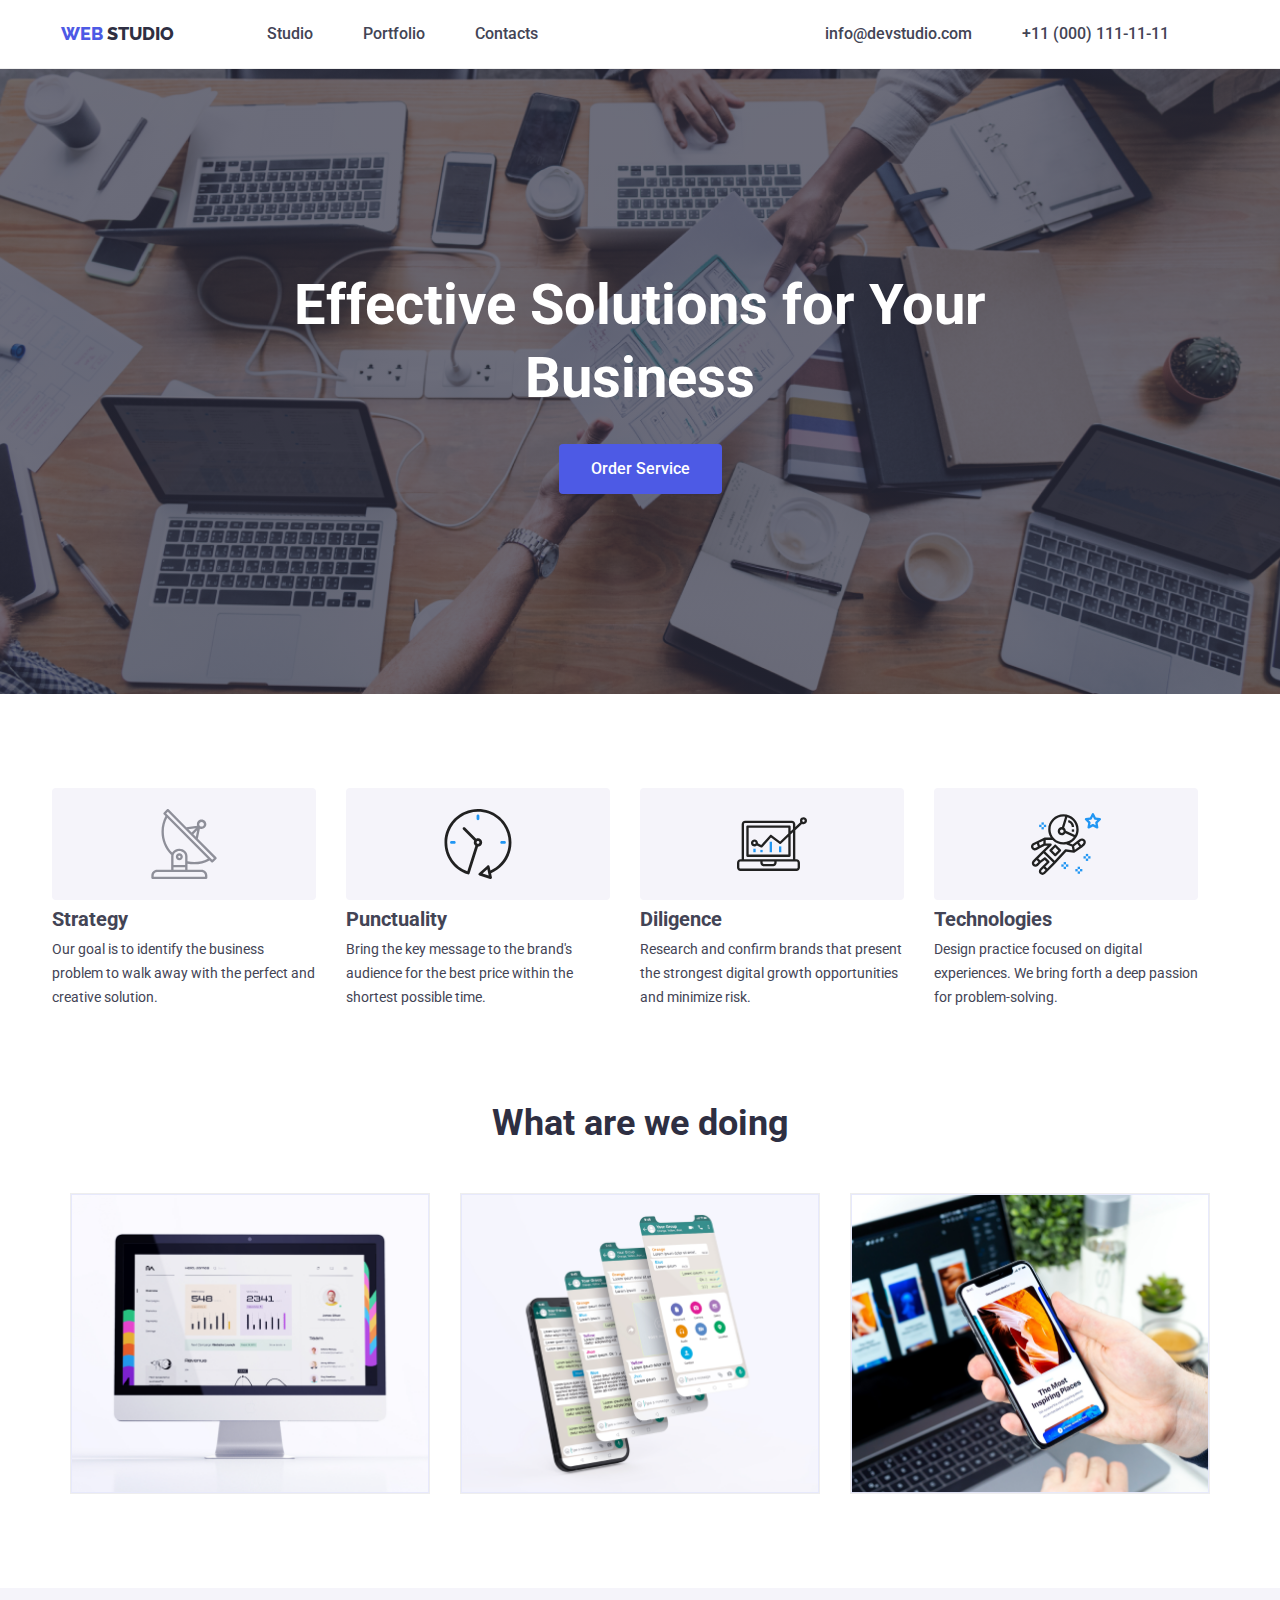
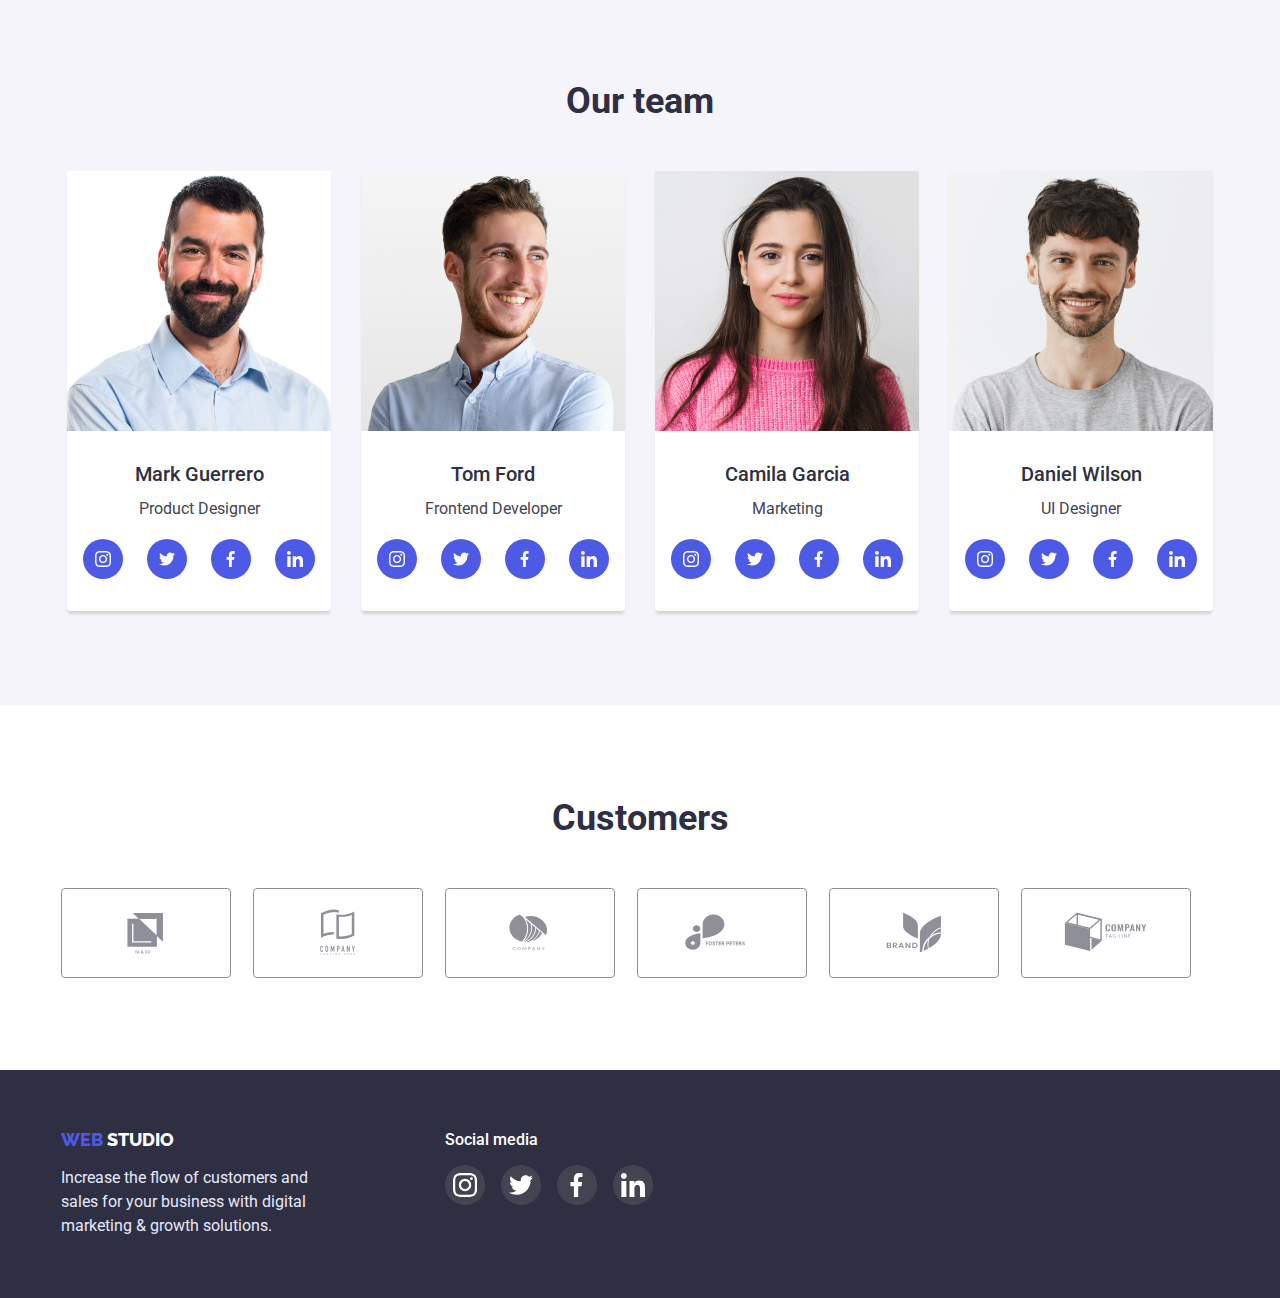
<file: index.html>
<!DOCTYPE html>
<html lang="uk">
  <head>
    <meta charset="UTF-8" />
    <meta http-equiv="X-UA-Compatible" content="IE=edge" />
    <meta name="viewport" content="width=, initial-scale=1.0" />
    <title>Document</title>
    <link rel="preconnect" href="https://fonts.googleapis.com" />
    <link rel="preconnect" href="https://fonts.gstatic.com" crossorigin />

    <link
      href="https://fonts.googleapis.com/css2?family=Raleway:wght@700&family=Roboto:wght@400;500;700;900&display=swap"
      rel="stylesheet"
    />
    <link
      rel="stylesheet"
      href="https://cdnjs.cloudflare.com/ajax/libs/modern-normalize/1.1.0/modern-normalize.min.css"
      integrity="sha512-wpPYUAdjBVSE4KJnH1VR1HeZfpl1ub8YT/NKx4PuQ5NmX2tKuGu6U/JRp5y+Y8XG2tV+wKQpNHVUX03MfMFn9Q=="
      crossorigin="anonymous"
      referrerpolicy="no-referrer"
    />
    <link rel="stylesheet" href="css/styles.css" />
  </head>

  <body class="page">
    <!-- Header -->
    <header class="header">
      <div class="container">
        <nav class="nav">
          <div class="nav-left">
            <a href="index.html" class="logo header-logo">
              <span class="logo-1">WEB</span>
              <span class="logo-2">STUDIO</span>
            </a>
            <ul class="links">
              <li><a href="index.html" class="link">Studio</a></li>
              <li><a href="portfolio.html" class="link">Portfolio</a></li>
              <li><a href="#" class="link">Contacts</a></li>
            </ul>
          </div>
          <div class="nav-right">
            <ul class="links">
              <li class="header-link">
                <a href="mailto:info@devstudio.com" class="link"
                  >info@devstudio.com</a
                >
              </li>
              <li class="header-link">
                <a href="tel:+11 (000) 111-11-11" class="link"
                  >+11 (000) 111-11-11</a
                >
              </li>
            </ul>
          </div>
        </nav>
      </div>
    </header>
    <!-- Content -->
    <main>
      <section class="section business-block">
        <div class="container">
          <div class="business-content">
            <h1 class="hero-title">Effective Solutions for Your Business</h1>
            <button class="button">Order Service</button>
          </div>
        </div>
      </section>
      <section class="section section-priority">
        <div class="container">
          <h2 hidden>Переваги роботи з нами</h2>
          <ul class="list list-priority">
            <li class="priority-item">
              <div class="card">
                <svg class="card-icon">
                  <use href="./images/icons.svg#icon-antenna"></use>
                </svg>
              </div>
              <h3 class="list-title">Strategy</h3>
              <p class="text">
                Our goal is to identify the business problem to walk away with
                the perfect and creative solution.
              </p>
            </li>
            <li class="priority-item">
              <div class="card">
                <svg class="card-icon">
                  <use href="./images/icons.svg#icon-clock"></use>
                </svg>
              </div>
              <h3 class="list-title">Punctuality</h3>
              <p class="text">
                Bring the key message to the brand's audience for the best price
                within the shortest possible time.
              </p>
            </li>
            <li class="priority-item">
              <div class="card">
                <svg class="card-icon">
                  <use href="./images/icons.svg#icon-diagram"></use>
                </svg>
              </div>
              <h3 class="list-title">Diligence</h3>
              <p class="text">
                Research and confirm brands that present the strongest digital
                growth opportunities and minimize risk.
              </p>
            </li>
            <li class="priority-item">
              <div class="card">
                <svg class="card-icon">
                  <use href="./images/icons.svg#icon-astronaut"></use>
                </svg>
              </div>
              <h3 class="list-title">Technologies</h3>
              <p class="text">
                Design practice focused on digital experiences. We bring forth a
                deep passion for problem-solving.
              </p>
            </li>
          </ul>
        </div>
      </section>
      <section class="section">
        <div class="container">
          <h2 class="title">What are we doing</h2>

          <ul class="list list-images">
            <li class="list-image">
              <img
                src="images/computer1 (1).png"
                alt="розробник працює над кодом"
                width="370"
              />
            </li>
            <li class="list-image">
              <img
                src="images/phone2.png"
                alt="людина розробляє додатки для телефонів"
                width="370"
              />
            </li>
            <li class="list-image">
              <img
                src="images/laptop3.png"
                alt="дизайнер підбирає гамму кольорів"
                width="370"
              />
            </li>
          </ul>
        </div>
      </section>
      <section class="section team-block">
        <div class="container">
          <h2 class="title">Our team</h2>
          <ul class="list list-images">
            <li class="stuff-card">
              <img
                src="./images/mark-pic-img.png"
                alt="чоловік з бородою"
                width="270"
                height="260"
              />
              <div class="stuff-info">
                <h3 class="stuff-title">Mark Guerrero</h3>
                <p class="text stuff-info-prof">Product Designer</p>
                <ul class="contacts-block">
                  <li class="contacts-block-item">
                    <a href="https://instagram.com" class="contacts-block-link">
                      <svg class="contacts-block-icon">
                        <use href="./images/icons.svg#icon-instagram"></use>
                      </svg>
                    </a>
                  </li>
                  <li class="contacts-block-item">
                    <a href="https://twitter.com" class="contacts-block-link">
                      <svg class="contacts-block-icon">
                        <use href="./images/icons.svg#icon-twitter"></use>
                      </svg>
                    </a>
                  </li>
                  <li class="contacts-block-item">
                    <a href="https://facebook.com" class="contacts-block-link">
                      <svg class="contacts-block-icon">
                        <use href="./images/icons.svg#icon-facebook"></use>
                      </svg>
                    </a>
                  </li>
                  <li class="contacts-block-item">
                    <a href="https://linkedin.com" class="contacts-block-link">
                      <svg class="contacts-block-icon">
                        <use href="./images/icons.svg#icon-linkedin"></use>
                      </svg>
                    </a>
                  </li>
                </ul>
              </div>
            </li>
            <li class="stuff-card">
              <img
                src="./images/tom-pic-img.png"
                alt="хлопець посміхається"
                width="270"
                height="260"
              />
              <div class="stuff-info">
                <h3 class="stuff-title">Tom Ford</h3>
                <p class="text stuff-info-prof">Frontend Developer</p>
                <ul class="contacts-block">
                  <li class="contacts-block-item">
                    <a href="https://instagram.com" class="contacts-block-link">
                      <svg class="contacts-block-icon">
                        <use href="./images/icons.svg#icon-instagram"></use>
                      </svg>
                    </a>
                  </li>
                  <li class="contacts-block-item">
                    <a href="https://twitter.com" class="contacts-block-link">
                      <svg class="contacts-block-icon">
                        <use href="./images/icons.svg#icon-twitter"></use>
                      </svg>
                    </a>
                  </li>
                  <li class="contacts-block-item">
                    <a href="https://facebook.com" class="contacts-block-link">
                      <svg class="contacts-block-icon">
                        <use href="./images/icons.svg#icon-facebook"></use>
                      </svg>
                    </a>
                  </li>
                  <li class="contacts-block-item">
                    <a href="https://linkedin.com" class="contacts-block-link">
                      <svg class="contacts-block-icon">
                        <use href="./images/icons.svg#icon-linkedin"></use>
                      </svg>
                    </a>
                  </li>
                </ul>
              </div>
            </li>
            <li class="stuff-card">
              <img
                src="./images/camila-pic-img.png"
                alt="дівчина з темним волоссям"
                width="270"
                height="260"
              />
              <div class="stuff-info">
                <h3 class="stuff-title">Camila Garcia</h3>
                <p class="text stuff-info-prof">Marketing</p>
                <ul class="contacts-block">
                  <li class="contacts-block-item">
                    <a href="https://instagram.com" class="contacts-block-link">
                      <svg class="contacts-block-icon">
                        <use href="./images/icons.svg#icon-instagram"></use>
                      </svg>
                    </a>
                  </li>
                  <li class="contacts-block-item">
                    <a href="https://twitter.com" class="contacts-block-link">
                      <svg class="contacts-block-icon">
                        <use href="./images/icons.svg#icon-twitter"></use>
                      </svg>
                    </a>
                  </li>
                  <li class="contacts-block-item" class="contacts-block-link">
                    <a href="https://facebook.com" class="contacts-block-link">
                      <svg class="contacts-block-icon">
                        <use href="./images/icons.svg#icon-facebook"></use>
                      </svg>
                    </a>
                  </li>
                  <li class="contacts-block-item">
                    <a href="https://linkedin.com" class="contacts-block-link">
                      <svg class="contacts-block-icon">
                        <use href="./images/icons.svg#icon-linkedin"></use>
                      </svg>
                    </a>
                  </li>
                </ul>
              </div>
            </li>
            <li class="stuff-card">
              <img
                src="./images/daniel-pic-img.png"
                alt="чоловік в чорному одязі"
                width="270"
                height="260"
              />
              <div class="stuff-info">
                <h3 class="stuff-title">Daniel Wilson</h3>
                <p class="text stuff-info-prof">UI Designer</p>
                <ul class="contacts-block">
                  <li class="contacts-block-item">
                    <a href="https://instagram.com" class="contacts-block-link">
                      <svg class="contacts-block-icon">
                        <use href="./images/icons.svg#icon-instagram"></use>
                      </svg>
                    </a>
                  </li>
                  <li class="contacts-block-item">
                    <a href="https://twitter.com" class="contacts-block-link">
                      <svg class="contacts-block-icon">
                        <use href="./images/icons.svg#icon-twitter"></use>
                      </svg>
                    </a>
                  </li>
                  <li class="contacts-block-item">
                    <a href="https://facebook.com" class="contacts-block-link">
                      <svg class="contacts-block-icon">
                        <use href="./images/icons.svg#icon-facebook"></use>
                      </svg>
                    </a>
                  </li>
                  <li class="contacts-block-item">
                    <a href="https://linkedin.com" class="contacts-block-link">
                      <svg class="contacts-block-icon">
                        <use href="./images/icons.svg#icon-linkedin"></use>
                      </svg>
                    </a>
                  </li>
                </ul>
              </div>
            </li>
          </ul>
        </div>
      </section>
      <section class="section">
        <div class="container">
          <h2 class="title permanent-clients-title">Customers</h2>
          <ul class="card-block">
            <li class="permanent-clients-card">
              <a class="card card_small">
                <svg class="card-icon card-icon_small">
                  <use href="./images/icons.svg#icon-group"></use>
                </svg>
              </a>
            </li>
            <li class="permanent-clients-card">
              <a class="card card_small">
                <svg class="card-icon card-icon_small">
                  <use href="./images/icons.svg#icon-company"></use>
                </svg>
              </a>
            </li>
            <li class="permanent-clients-card">
              <a class="card card_small">
                <svg class="card-icon card-icon_small">
                  <use href="./images/icons.svg#icon-company-2"></use>
                </svg>
              </a>
            </li>
            <li class="permanent-clients-card">
              <a class="card card_small">
                <svg class="card-icon card-icon_small">
                  <use href="./images/icons.svg#icon-foster-peters"></use>
                </svg>
              </a>
            </li>
            <li class="permanent-clients-card">
              <a class="card card_small">
                <svg class="card-icon card-icon_small">
                  <use href="./images/icons.svg#icon-brand"></use>
                </svg>
              </a>
            </li>
            <li class="permanent-clients-card">
              <a class="card card_small">
                <svg class="card-icon card-icon_small">
                  <use href="./images/icons.svg#icon-tag-line"></use>
                </svg>
              </a>
            </li>
          </ul>
        </div>
      </section>
    </main>
    <!-- Footer -->
    <footer class="footer">
      <div class="container">
        <div class="footer-wrapper">
          <div class="footer-info">
            <a href="index.html" class="logo">
              <span class="logo-1">WEB</span>
              <span class="logo-3">STUDIO</span>
            </a>
            <p class="footer-info-text">
              Increase the flow of customers and sales for your business with
              digital marketing & growth solutions.
            </p>
          </div>
          <div class="footer-contacts">
            <h4 class="footer-contacts-title">Social media</h4>
            <ul class="contacts-block">
              <li class="contacts-block-item contacts-block-item-footer">
                <a
                  href="https://instagram.com"
                  class="contacts-block-link contacts-block-link_transparent"
                >
                  <svg class="contacts-block-icon contacts-block-icon_big">
                    <use href="./images/icons.svg#icon-instagram"></use>
                  </svg>
                </a>
              </li>
              <li class="contacts-block-item contacts-block-item-footer">
                <a
                  href="https://twitter.com"
                  class="contacts-block-link contacts-block-link_transparent"
                >
                  <svg class="contacts-block-icon contacts-block-icon_big">
                    <use href="./images/icons.svg#icon-twitter"></use>
                  </svg>
                </a>
              </li>
              <li class="contacts-block-item contacts-block-item-footer">
                <a
                  href="https://facebook.com"
                  class="contacts-block-link contacts-block-link_transparent"
                >
                  <svg class="contacts-block-icon contacts-block-icon_big">
                    <use href="./images/icons.svg#icon-facebook"></use>
                  </svg>
                </a>
              </li>
              <li class="contacts-block-item contacts-block-item-footer">
                <a
                  href="https://linkedin.com"
                  class="contacts-block-link contacts-block-link_transparent"
                >
                  <svg class="contacts-block-icon contacts-block-icon_big">
                    <use href="./images/icons.svg#icon-linkedin"></use>
                  </svg>
                </a>
              </li>
            </ul>
          </div>
        </div>
      </div>
    </footer>
  </body>
</html>
</file>
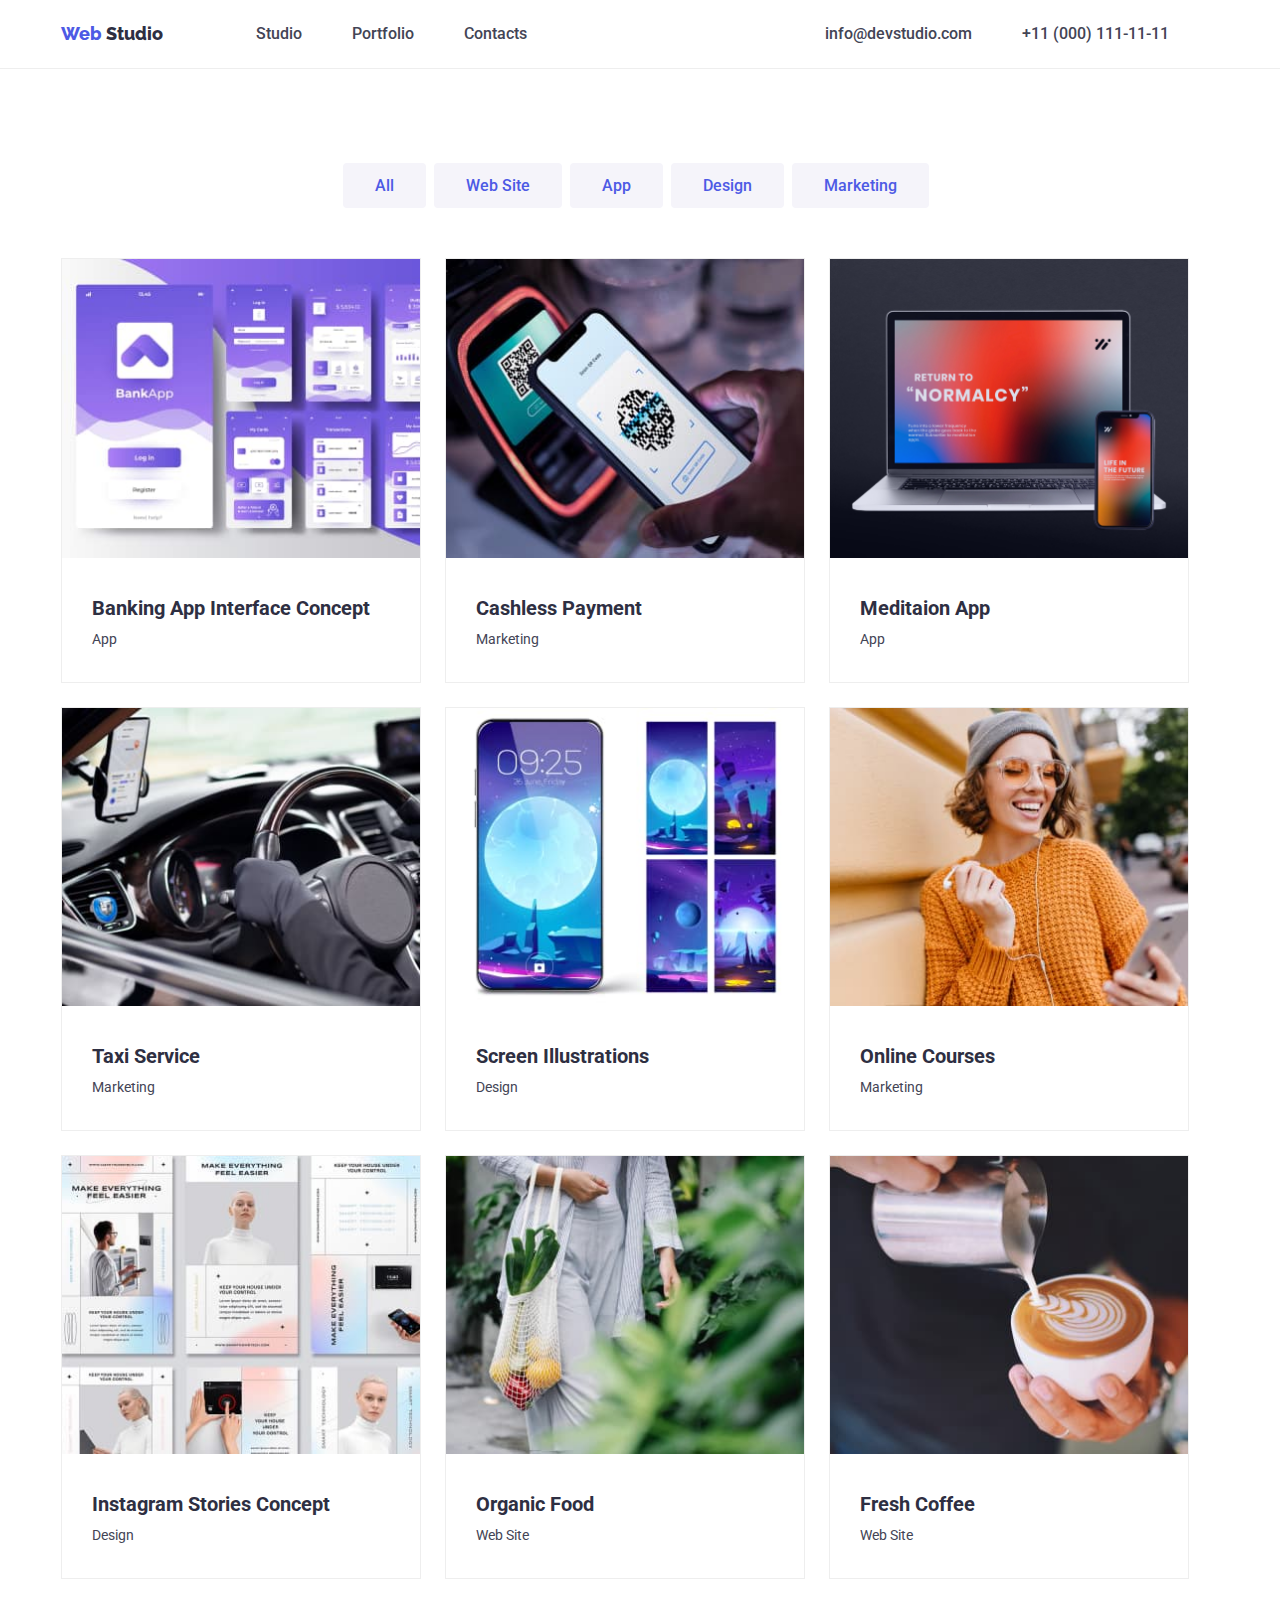
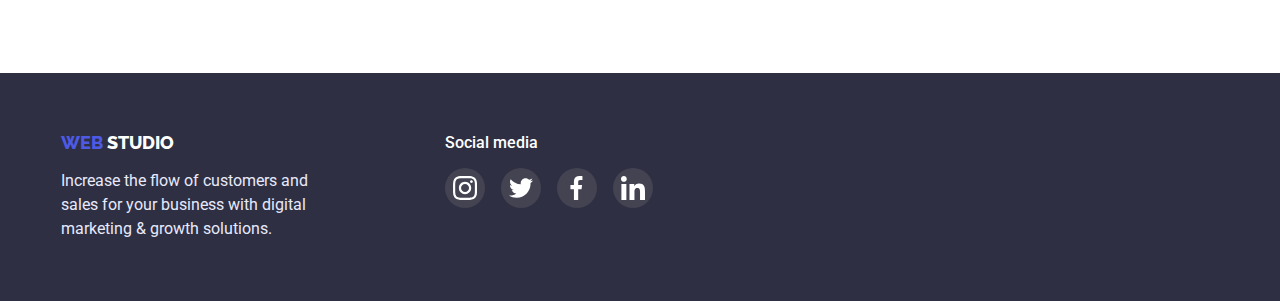
<file: portfolio.html>
<!DOCTYPE html>
<html lang="uk">
  <head>
    <meta charset="UTF-8" />
    <meta http-equiv="X-UA-Compatible" content="IE=edge" />
    <meta name="viewport" content="width=device-width, initial-scale=1.0" />
    <title>Document</title>
    <link rel="preconnect" href="https://fonts.googleapis.com" />
    <link rel="preconnect" href="https://fonts.gstatic.com" crossorigin />
    <link
      href="https://fonts.googleapis.com/css2?family=Raleway:wght@700&family=Roboto:wght@400;500;700;900&display=swap"
      rel="stylesheet"
    />
    <link
      rel="stylesheet"
      href="https://cdnjs.cloudflare.com/ajax/libs/modern-normalize/1.1.0/modern-normalize.min.css"
      integrity="sha512-wpPYUAdjBVSE4KJnH1VR1HeZfpl1ub8YT/NKx4PuQ5NmX2tKuGu6U/JRp5y+Y8XG2tV+wKQpNHVUX03MfMFn9Q=="
      crossorigin="anonymous"
      referrerpolicy="no-referrer"
    />
    <link rel="stylesheet" href="css/styles.css" />
  </head>
  <body class="page">
    <header class="header">
      <div class="container">
        <nav class="nav">
          <div class="nav-left">
            <a href="index.html" class="logo header-logo">
              <span class="logo-1">Web</span>
              <span class="logo-2">Studio</span>
            </a>
            <ul class="links">
              <li><a href="index.html" class="link">Studio</a></li>
              <li><a href="portfolio.html" class="link">Portfolio</a></li>
              <li><a href="#" class="link">Contacts</a></li>
            </ul>
          </div>
          <div class="nav-right">
            <ul class="links">
              <li class="header-link">
                <a href="mailto:info@devstudio.com" class="link"
                  >info@devstudio.com</a
                >
              </li>
              <li class="header-link">
                <a href="tel:+11 (000) 111-11-11" class="link"
                  >+11 (000) 111-11-11</a
                >
              </li>
            </ul>
          </div>
        </nav>
      </div>
    </header>
    <main>
      <section class="buttons">
        <div class="container">
          <div class="buttons-content">
            <button type="button" class="filter-button">All</button>
            <button type="button" class="filter-button">Web Site</button>
            <button type="button" class="filter-button">App</button>
            <button type="button" class="filter-button">Design</button>
            <button type="button" class="filter-button">Marketing</button>
          </div>
        </div>
      </section>
      <section class="goods">
        <div class="container">
          <h1 hidden="hidden">Posters></h1>
          <ul class="list list-goods">
            <li class="list-image">
              <img
                src="images/first-pic.jpg"
                alt="фото нашої команди"
                width="370"
                height="294"
              />
              <div class="title-subtitle-block">
                <h2 class="good-title">Banking App Interface Concept</h2>
                <p class="text">App</p>
              </div>
            </li>
            <li class="list-image">
              <img
                src="images/second-pic.jpg"
                alt="два баскетболисти з мячем"
                width="370"
                height="294"
              />
              <div class="title-subtitle-block">
                <h2 class="good-title">Cashless Payment</h2>
                <p class="text">Marketing</p>
              </div>
            </li>
            <li class="list-image">
              <img
                src="images/third-pic.jpg"
                alt="постер ресторану з акулою"
                width="370"
                height="294"
              />
              <div class="title-subtitle-block">
                <h2 class="good-title">Meditaion App</h2>
                <p class="text">App</p>
              </div>
            </li>
            <li class="list-image">
              <img
                src="images/fourth-pic.jpg"
                alt="зображення навушників"
                width="370"
                height="294"
              />
              <div class="title-subtitle-block">
                <h2 class="good-title">Taxi Service</h2>
                <p class="text">Marketing</p>
              </div>
            </li>
            <li class="list-image">
              <img
                src="images/fifth-pic.jpg"
                alt="зображення боксів"
                width="370"
                height="294"
              />
              <div class="title-subtitle-block">
                <h2 class="good-title">Screen Illustrations</h2>
                <p class="text">Design</p>
              </div>
            </li>
            <li class="list-image">
              <img
                src="images/sixth-pic.jpg"
                alt="зображення монітору"
                width="370"
                height="294"
              />
              <div class="title-subtitle-block">
                <h2 class="good-title">Online Courses</h2>
                <p class="text">Marketing</p>
              </div>
            </li>
            <li class="list-image">
              <img
                src="images/seven-pic.png"
                alt="приклад видання"
                width="370"
                height="294"
              />
              <div class="title-subtitle-block">
                <h2 class="good-title">Instagram Stories Concept</h2>
                <p class="text">Design</p>
              </div>
            </li>
            <li class="list-image">
              <img
                src="images/eight-pic.png"
                alt="приклад проєкту лаб"
                width="370"
                height="294"
              />
              <div class="title-subtitle-block">
                <h2 class="good-title">Organic Food</h2>
                <p class="text">Web Site</p>
              </div>
            </li>
            <li class="list-image">
              <img
                src="images/nine-pic.png"
                alt="розробник працює на проєктом"
                width="370"
                height="294"
              />
              <div class="title-subtitle-block">
                <h2 class="good-title">Fresh Coffee</h2>
                <p class="text">Web Site</p>
              </div>
            </li>
          </ul>
        </div>
      </section>
    </main>
    <footer class="footer">
      <div class="container">
        <div class="footer-wrapper">
          <div class="footer-info">
            <a href="index.html" class="logo">
              <span class="logo-1">WEB</span>
              <span class="logo-3">STUDIO</span>
            </a>
            <p class="footer-info-text">
              Increase the flow of customers and sales for your business with
              digital marketing & growth solutions.
            </p>
          </div>
          <div class="footer-contacts">
            <h4 class="footer-contacts-title">Social media</h4>
            <ul class="contacts-block">
              <li class="contacts-block-item contacts-block-item-footer">
                <a
                  href="https://instagram.com"
                  class="contacts-block-link contacts-block-link_transparent"
                >
                  <svg class="contacts-block-icon contacts-block-icon_big">
                    <use href="./images/icons.svg#icon-instagram"></use>
                  </svg>
                </a>
              </li>
              <li class="contacts-block-item contacts-block-item-footer">
                <a
                  href="https://twitter.com"
                  class="contacts-block-link contacts-block-link_transparent"
                >
                  <svg class="contacts-block-icon contacts-block-icon_big">
                    <use href="./images/icons.svg#icon-twitter"></use>
                  </svg>
                </a>
              </li>
              <li class="contacts-block-item contacts-block-item-footer">
                <a
                  href="https://facebook.com"
                  class="contacts-block-link contacts-block-link_transparent"
                >
                  <svg class="contacts-block-icon contacts-block-icon_big">
                    <use href="./images/icons.svg#icon-facebook"></use>
                  </svg>
                </a>
              </li>
              <li class="contacts-block-item contacts-block-item-footer">
                <a
                  href="https://linkedin.com"
                  class="contacts-block-link contacts-block-link_transparent"
                >
                  <svg class="contacts-block-icon contacts-block-icon_big">
                    <use href="./images/icons.svg#icon-linkedin"></use>
                  </svg>
                </a>
              </li>
            </ul>
          </div>
        </div>
      </div>
    </footer>
  </body>
</html>
</file>
<file: css/styles.css>
:root {
  --active-color: #2196f3;
  --main-text-color: #000;
  --text-color: #212121;
  --main-back-color: #ffffff;
  --section-color: #2e2f42;
  --address-color: #ffffff99;
  --team-back-color: #f5f4fa;
  --sub-text-color: #757575;
  --border-color: #eee;
  --default-icon-color: #afb1b8;
  --icon-back-color: #434352;
  --button-color: #4d5ae5;
  --footer-text-color: #e7e9fc;
  --icon-color: #8e8f99;
  --paragraph-color: #434455;
  --focus-color: #31d0aa;
  --links-color: #404bbf;
}

h1,
h2,
h3,
h4,
h5,
h6,
p {
  margin: 0;
  padding: 0;
}

ul {
  padding: 0;
  margin: 0;
}

img {
  width: 100%;
  height: auto;
  display: block;
}

.page {
  font-family: Roboto, sans-serif;
  font-size: 14px;
  background-color: var(--main-back-color);
  margin: 0;
  color: var(--main-text-color);
}

.container {
  width: 1158px; /* + 30px of paddings */
  margin: 0 auto;
  padding: 0 15px;
}

.section {
  padding: 94px 0;
}

.section-priority {
  padding-bottom: 0;
}

.hero-title {
  font-size: 56px;
  color: var(--main-back-color);
  font-weight: 700;
  text-align: center;
  max-width: 696px;
  line-height: 1.3;
}

.button {
  color: var(--main-back-color);
  background-color: var(--button-color);
  padding: 10px 32px;
  margin-top: 30px;
  font-family: inherit;
  font-size: 16px;
  font-weight: 500;
  border: none;
  border-radius: 4px;
  cursor: pointer;
  line-height: 1.88;
}
.button:hover {
  background-color: var(--links-color);
}

.filter-button {
  color: var(--button-color);
  background-color: var(--team-back-color);
  padding: 10px 32px;
  font-family: Roboto, sans-serif;
  font-size: 16px;
  font-weight: 500;
  border: none;
  border-radius: 4px;
  cursor: pointer;
  line-height: 1.6;
  margin-right: 8px;
}

.filter-button:hover {
  background-color: var(--button-color);
  color: var(--main-back-color);
  box-shadow: 0px 3px 1px rgb(0 0 0 / 14%);
}

.list {
  list-style: none;
}

.list-images {
  display: flex;
  justify-content: center;
  margin-top: 50px;
  gap: 30px;
}

.list-image {
  border: 1px solid var(--border-color);
  box-sizing: border-box;
  width: 360px;
}

.list-image:hover {
  box-shadow: 0px 3px 4px rgb(0 0 0 / 14%);
}

.title-subtitle-block {
  padding: 30px;
}

.list-priority {
  display: flex;
  justify-content: center;
}

.priority-item {
  margin-right: 30px;
}

.text {
  color: var(--paragraph-color);
  line-height: 1.7;
}
.stuff-info {
  padding: 32px 16px;
}

.permanent-clients-title {
  margin-bottom: 50px;
  color: var(--section-color);
}
.permanent-clients-card {
  width: 168px;
  height: 88px;
}

.card-block {
  display: flex;
  list-style: none;
  gap: 24px;
}
.card {
  display: flex;
  justify-content: center;
  align-items: center;
  background-color: var(--team-back-color);
  border-radius: 4px;
  width: 264px;
  height: 112px;
}

.card_small {
  width: 100%;
  height: 100%;
  background-color: var(--main-back-color);
  border: 1px solid var(--icon-color);
}

.card_small:hover,
.card_small:focus {
  border: 1px solid var(--links-color);
  cursor: pointer;
}
.card-icon {
  max-width: 70px;
  max-height: 70px;
  fill: var(--icon-color);
}
.card_small:hover .card-icon,
.card_small:focus .card-icon {
  fill: var(--links-color);
}

.card-icon_small {
  max-width: 94px;
  max-height: 52px;
}
.list-title {
  font-size: 20px;
  color: var(--paragraph-color);
  line-height: 1.1;
  margin-bottom: 8px;
  margin-top: 8px;
}

.title {
  font-size: 36px;
  text-align: center;
  color: var(--section-color);
  line-height: 1.1;
}

.business-block {
  background-image: linear-gradient(
      to right,
      rgba(46, 47, 66, 0.7),
      rgba(46, 47, 66, 0.7)
    ),
    url("../images/people-office\ 1.png");
  background-repeat: no-repeat;
  background-position: center;
  background-size: cover;
  padding: 200px 0;
  max-width: 1600px;
  margin: 0 auto;
}
.business-content {
  display: flex;
  align-items: center;
  flex-direction: column;
}

/* --- */
.header {
  padding: 24px 0;
  background-color: var(--main-back-color);
  border-bottom: 1px solid var(--border-color);
}

.header-link {
  display: flex;
  align-items: center;
}

.header-link:hover {
  cursor: pointer;
}

.link:hover {
  color: var(--button-color);
}

.header-icon {
  max-width: 16px;
  max-height: 16px;
  margin-right: 10px;
}

.nav {
  display: flex;
  justify-content: space-between;
  align-items: center;
  color: var(--text-color);
}

.nav-left {
  display: flex;
  align-items: center;
  color: var(--text-color);
}

.logo {
  font-family: "Raleway", sans-serif;
  font-size: 18px;
  font-weight: 800;
  text-decoration: none;
  margin-right: 93px;
  line-height: 1.1;
}

.logo-1 {
  color: var(--button-color);
}

.logo-2 {
  color: var(--section-color);
}

.logo-3 {
  color: var(--main-back-color);
}

/* --- */
.links {
  list-style: none;
  display: flex;
  color: var(--text-color);
  line-height: 1.1;
}

.link {
  color: var(--paragraph-color);
  text-decoration: none;
  font-weight: 500;
  font-size: 16px;
  margin-right: 50px;
  line-height: 1.1;
}

.team-block {
  background-color: var(--team-back-color);
  font-size: 16px;
  line-height: 1.1;
}

.stuff-card {
  flex-basis: calc((100%-90px) / 4);
  background-color: var(--main-back-color);
  box-shadow: 0px 4px 3px -1px rgb(0 0 0 / 14%);
  border-radius: 0px 0px 4px 4px;
}

.stuff-title {
  margin-bottom: 10px;
  font-size: 20px;
  font-weight: 500;
  line-height: 1.1;
  text-align: center;
  color: var(--section-color);
}

.stuff-info-prof {
  text-align: center;
}

.contacts-block {
  display: flex;
  justify-content: center;
  margin-top: 16px;
  list-style: none;
}

.contacts-block li {
  margin-left: 24px;
}
.contacts-block li:first-child {
  margin-left: 0;
}
.contacts-block li.contacts-block-item-footer {
  margin-left: 16px;
}
.contacts-block li.contacts-block-item-footer:first-child {
  margin-left: 0;
}
.contacts-block-item {
  width: 40px;
  height: 40px;
}
.contacts-block-link {
  display: flex;
  justify-content: center;
  align-items: center;
  width: 100%;
  height: 100%;
  border-radius: 50%;
  background-color: var(--button-color);
}
.contacts-block-link:hover {
  background-color: var(--links-color);
}

.contacts-block-link_transparent {
  background-color: var(--icon-back-color);
  fill: var(--main-back-color);
}
.contacts-block-link_transparent svg {
  fill: var(--main-back-color);
}
.contacts-block-link_transparent:hover,
.contacts-block-link_transparent:focus {
  background-color: var(--focus-color);
}
.contacts-block-icon {
  max-width: 16px;
  max-height: 16px;
  fill: var(--main-back-color);
}
.contacts-block-icon_big {
  max-width: 24px;
  max-height: 24px;
}
.contacts-block-icon:hover {
  fill: var(--main-back-color);
}

.footer {
  background-color: var(--section-color);
  padding: 60px 0;
}

.footer-wrapper {
  display: flex;
}

.footer-logo {
  display: inline-block;
  margin-bottom: 20px;
}

.footer-link {
  margin: 9px 0 0 0;
  list-style: none;
  line-height: 1.7;
}

.footer-links :nth-child(2n) {
  margin-bottom: 9px;
}

.footer-contacts {
  margin-left: 120px;
}

.footer-contacts-title {
  color: var(--main-back-color);
  font-size: 16px;
  font-weight: 500;
}

.footer-info-text {
  max-width: 264px;
  margin-top: 16px;
  font-size: 16px;
  color: var(--footer-text-color);
  line-height: 24px;
}

.navigation {
  color: var(--main-back-color);
}

.good-title {
  font-size: 20px;
  line-height: 2;
  color: var(--section-color);
}

.buttons {
  margin-top: 94px;
}

.buttons-content {
  display: flex;
  justify-content: center;
}

.goods {
  margin: 50px 0 94px 0;
}

.list-goods {
  display: flex;
  flex-wrap: wrap;
  gap: 24px;
}

a {
  text-decoration: none;
}
</file>
